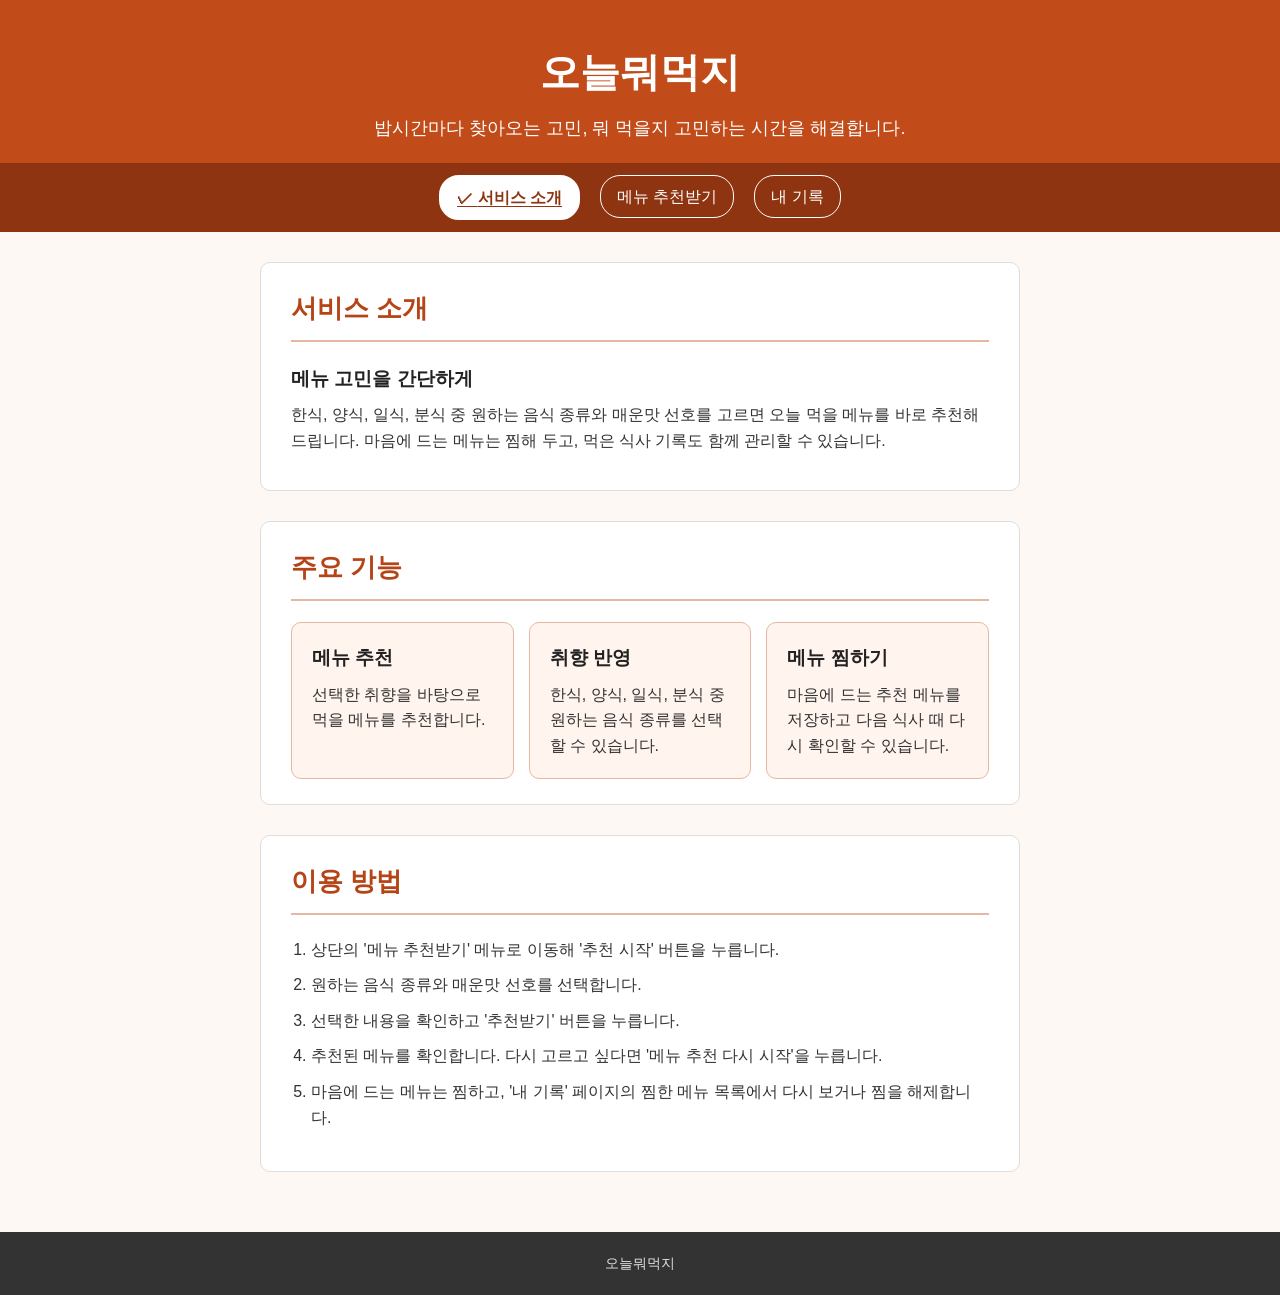
<file: index.html>
<!DOCTYPE html>
<html lang="ko">

<head>
    <meta charset="UTF-8" />
    <meta name="viewport" content="width=device-width, initial-scale=1.0">
    <title>오늘뭐먹지</title>
    <link rel="stylesheet" href="style.css">
</head>

<body>
<a href="#main-content" class="skip-link">본문 바로가기</a>

<!--
사용자: 매일 무엇을 먹을지 고민하는 사람
목적: 메뉴 고민 시간을 줄이고 간단하게 음식을 추천받기
핵심 행동: 취향에 맞는 메뉴를 추천받고, 마음에 드는 메뉴를 찜해 다시 보기
페이지 구성: 서비스 소개(index.html) → 메뉴 추천받기(recommend.html) → 내 기록(my.html)
-->

<header>
    <h1>오늘뭐먹지</h1>
    <p>밥시간마다 찾아오는 고민, 뭐 먹을지 고민하는 시간을 해결합니다.</p>
    <button type="button" id="menuButton" aria-controls="mainMenu" aria-expanded="false">메뉴 열기</button>
</header>

<nav aria-label="주요 메뉴">
    <ul id="mainMenu">
        <li><a href="index.html" aria-current="page">서비스 소개</a></li>
        <li><a href="recommend.html">메뉴 추천받기</a></li>
        <li><a href="my.html">내 기록</a></li>
    </ul>
</nav>

<main id="main-content" tabindex="-1">

    <section id="intro">
        <h2>서비스 소개</h2>

        <h3>메뉴 고민을 간단하게</h3>
        <p>한식, 양식, 일식, 분식 중 원하는 음식 종류와 매운맛 선호를 고르면 오늘 먹을 메뉴를 바로 추천해 드립니다. 마음에 드는 메뉴는 찜해 두고, 먹은 식사 기록도 함께 관리할 수 있습니다.</p>
    </section>

    <section id="features">
        <h2>주요 기능</h2>

        <ul>
            <li>
                <h3>메뉴 추천</h3>
                <p>선택한 취향을 바탕으로 먹을 메뉴를 추천합니다.</p>
            </li>

            <li>
                <h3>취향 반영</h3>
                <p>한식, 양식, 일식, 분식 중 원하는 음식 종류를 선택할 수 있습니다.</p>
            </li>

            <li>
                <h3>메뉴 찜하기</h3>
                <p>마음에 드는 추천 메뉴를 저장하고 다음 식사 때 다시 확인할 수 있습니다.</p>
            </li>
        </ul>
    </section>

    <section id="howto">
        <h2>이용 방법</h2>

        <ol>
            <li>상단의 '메뉴 추천받기' 메뉴로 이동해 '추천 시작' 버튼을 누릅니다.</li>
            <li>원하는 음식 종류와 매운맛 선호를 선택합니다.</li>
            <li>선택한 내용을 확인하고 '추천받기' 버튼을 누릅니다.</li>
            <li>추천된 메뉴를 확인합니다. 다시 고르고 싶다면 '메뉴 추천 다시 시작'을 누릅니다.</li>
            <li>마음에 드는 메뉴는 찜하고, '내 기록' 페이지의 찜한 메뉴 목록에서 다시 보거나 찜을 해제합니다.</li>
        </ol>
    </section>

</main>

<footer>
    <p>오늘뭐먹지</p>
</footer>

<script src="script.js"></script>

</body>

</html>
</file>
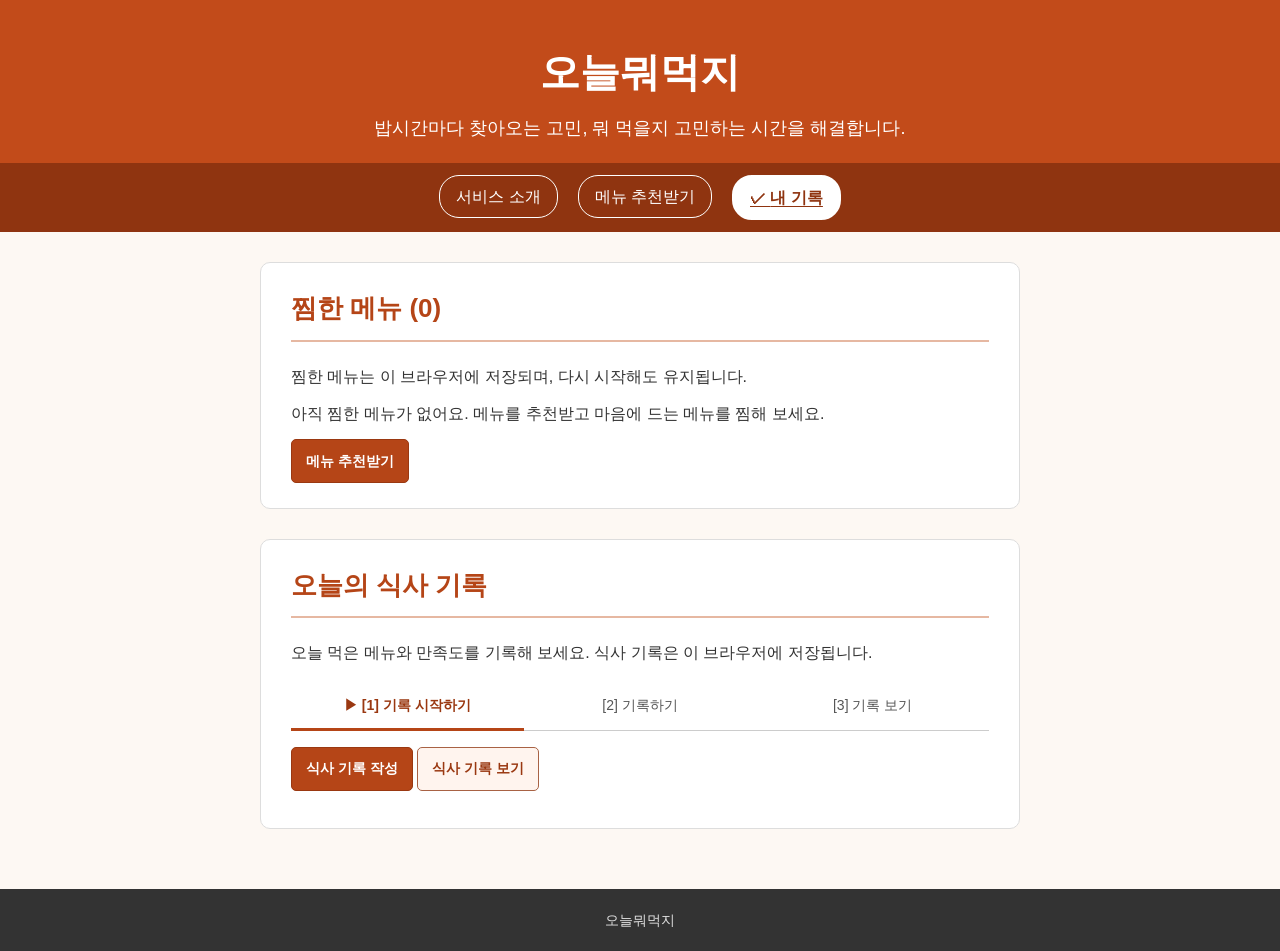
<file: my.html>
<!DOCTYPE html>
<html lang="ko">

<head>
    <meta charset="UTF-8" />
    <meta name="viewport" content="width=device-width, initial-scale=1.0">
    <title>내 기록 - 오늘뭐먹지</title>
    <link rel="stylesheet" href="style.css">
</head>

<body>
<a href="#main-content" class="skip-link">본문 바로가기</a>

<header>
    <h1>오늘뭐먹지</h1>
    <p>밥시간마다 찾아오는 고민, 뭐 먹을지 고민하는 시간을 해결합니다.</p>
    <button type="button" id="menuButton" aria-controls="mainMenu" aria-expanded="false">메뉴 열기</button>
</header>

<nav aria-label="주요 메뉴">
    <ul id="mainMenu">
        <li><a href="index.html">서비스 소개</a></li>
        <li><a href="recommend.html">메뉴 추천받기</a></li>
        <li><a href="my.html" aria-current="page">내 기록</a></li>
    </ul>
</nav>

<main id="main-content" tabindex="-1">

    <section id="favorites">
        <h2 id="favoritesTitle" tabindex="-1">찜한 메뉴 (<span id="favoriteCount">0</span>)</h2>
        <p>찜한 메뉴는 이 브라우저에 저장되며, 다시 시작해도 유지됩니다.</p>
        <p id="storageMessage" class="field-hint" role="alert" hidden></p>
        <p id="favoritesMessage" class="favorite-message" role="status"></p>

        <div id="emptyFavorites">
            <p>아직 찜한 메뉴가 없어요. 메뉴를 추천받고 마음에 드는 메뉴를 찜해 보세요.</p>
            <a href="recommend.html#input" id="emptyRecommendButton" class="button-link">메뉴 추천받기</a>
        </div>

        <ul id="favoriteList" class="favorite-list"></ul>

        <div id="favorite-detail" hidden>
            <h3 id="favoriteDetailTitle" tabindex="-1"></h3>
            <p>찜할 때 선택한 취향이에요.</p>
            <p id="favoriteDetailSummary" class="selection-summary"></p>
            <button type="button" id="backToFavoritesButton" class="secondary">찜한 메뉴 목록으로 돌아가기</button>
        </div>
    </section>

    <section id="meal-record">
        <h2>오늘의 식사 기록</h2>
        <p>오늘 먹은 메뉴와 만족도를 기록해 보세요. 식사 기록은 이 브라우저에 저장됩니다.</p>

        <ol class="steps meal-steps" aria-label="식사 기록 진행 단계">
            <li aria-current="step">[1] 기록 시작하기</li>
            <li>[2] 기록하기</li>
            <li>[3] 기록 보기</li>
        </ol>

        <button type="button" id="mealStartButton" aria-controls="meal-form" aria-expanded="false">식사 기록 작성</button>
        <button type="button" id="mealViewButton" class="secondary" aria-controls="mealRecordsPanel">식사 기록 보기</button>

        <form id="meal-form" novalidate hidden>
            <label for="mealName">먹은 메뉴 (필수)</label>
            <input type="text" id="mealName" name="mealName" maxlength="30" required aria-describedby="mealNameHelp mealNameStatus mealNameError">
            <p id="mealNameHelp">앞뒤 공백을 제외하고 2~30자로 입력해 주세요.</p>
            <p id="mealNameStatus" class="input-status" aria-live="polite" hidden></p>
            <p id="mealNameError" class="field-hint" hidden></p>

            <fieldset id="mealRating" class="rating-field" role="radiogroup" aria-describedby="mealRatingHelp mealRatingError">
                <legend>만족도 (필수)</legend>
                <div class="rating-options">
                    <label for="mealRatingGood"><input type="radio" id="mealRatingGood" name="mealRating" value="good" required>좋았어요</label>
                    <label for="mealRatingNormal"><input type="radio" id="mealRatingNormal" name="mealRating" value="normal" required>보통이에요</label>
                    <label for="mealRatingBad"><input type="radio" id="mealRatingBad" name="mealRating" value="bad" required>아쉬웠어요</label>
                </div>
                <p id="mealRatingHelp">오늘 식사가 어땠는지 하나 선택해 주세요.</p>
                <p id="mealRatingError" class="field-hint" hidden></p>
            </fieldset>

            <div id="mealReasonArea" hidden>
                <label for="mealReason">아쉬웠던 이유 (필수)</label>
                <textarea id="mealReason" name="mealReason" rows="3" maxlength="100" required disabled aria-describedby="mealReasonHelp mealReasonStatus mealReasonError"></textarea>
                <p id="mealReasonHelp">앞뒤 공백을 제외하고 10~100자로 입력해 주세요.</p>
                <p id="mealReasonStatus" class="input-status" aria-live="polite" hidden></p>
                <p id="mealReasonError" class="field-hint" hidden></p>
            </div>

            <div class="flow-buttons">
                <button type="submit" id="mealSubmitButton">식사 기록 저장</button>
                <button type="reset" id="mealResetButton" class="secondary">입력 초기화</button>
                <button type="button" id="mealCancelButton" class="secondary">작성 취소</button>
            </div>
        </form>
        <p id="mealMessage" class="favorite-message" role="status"></p>

        <div id="mealRecordsPanel" hidden>
            <h3 id="mealRecordsTitle" tabindex="-1">내 식사 기록</h3>
            <div class="filters" role="group" aria-label="만족도 필터">
                <button type="button" class="filter is-active" data-filter="all" aria-pressed="true">전체</button>
                <button type="button" class="filter" data-filter="good" aria-pressed="false">좋았어요</button>
                <button type="button" class="filter" data-filter="normal" aria-pressed="false">보통이에요</button>
                <button type="button" class="filter" data-filter="bad" aria-pressed="false">아쉬웠어요</button>
            </div>
            <p id="mealCount" role="status"></p>
            <p id="emptyMeals">아직 식사 기록이 없어요.</p>
            <ul id="mealRecords" class="favorite-list"></ul>
        </div>
    </section>

</main>

<footer>
    <p>오늘뭐먹지</p>
</footer>

<script src="script.js"></script>

</body>

</html>
</file>
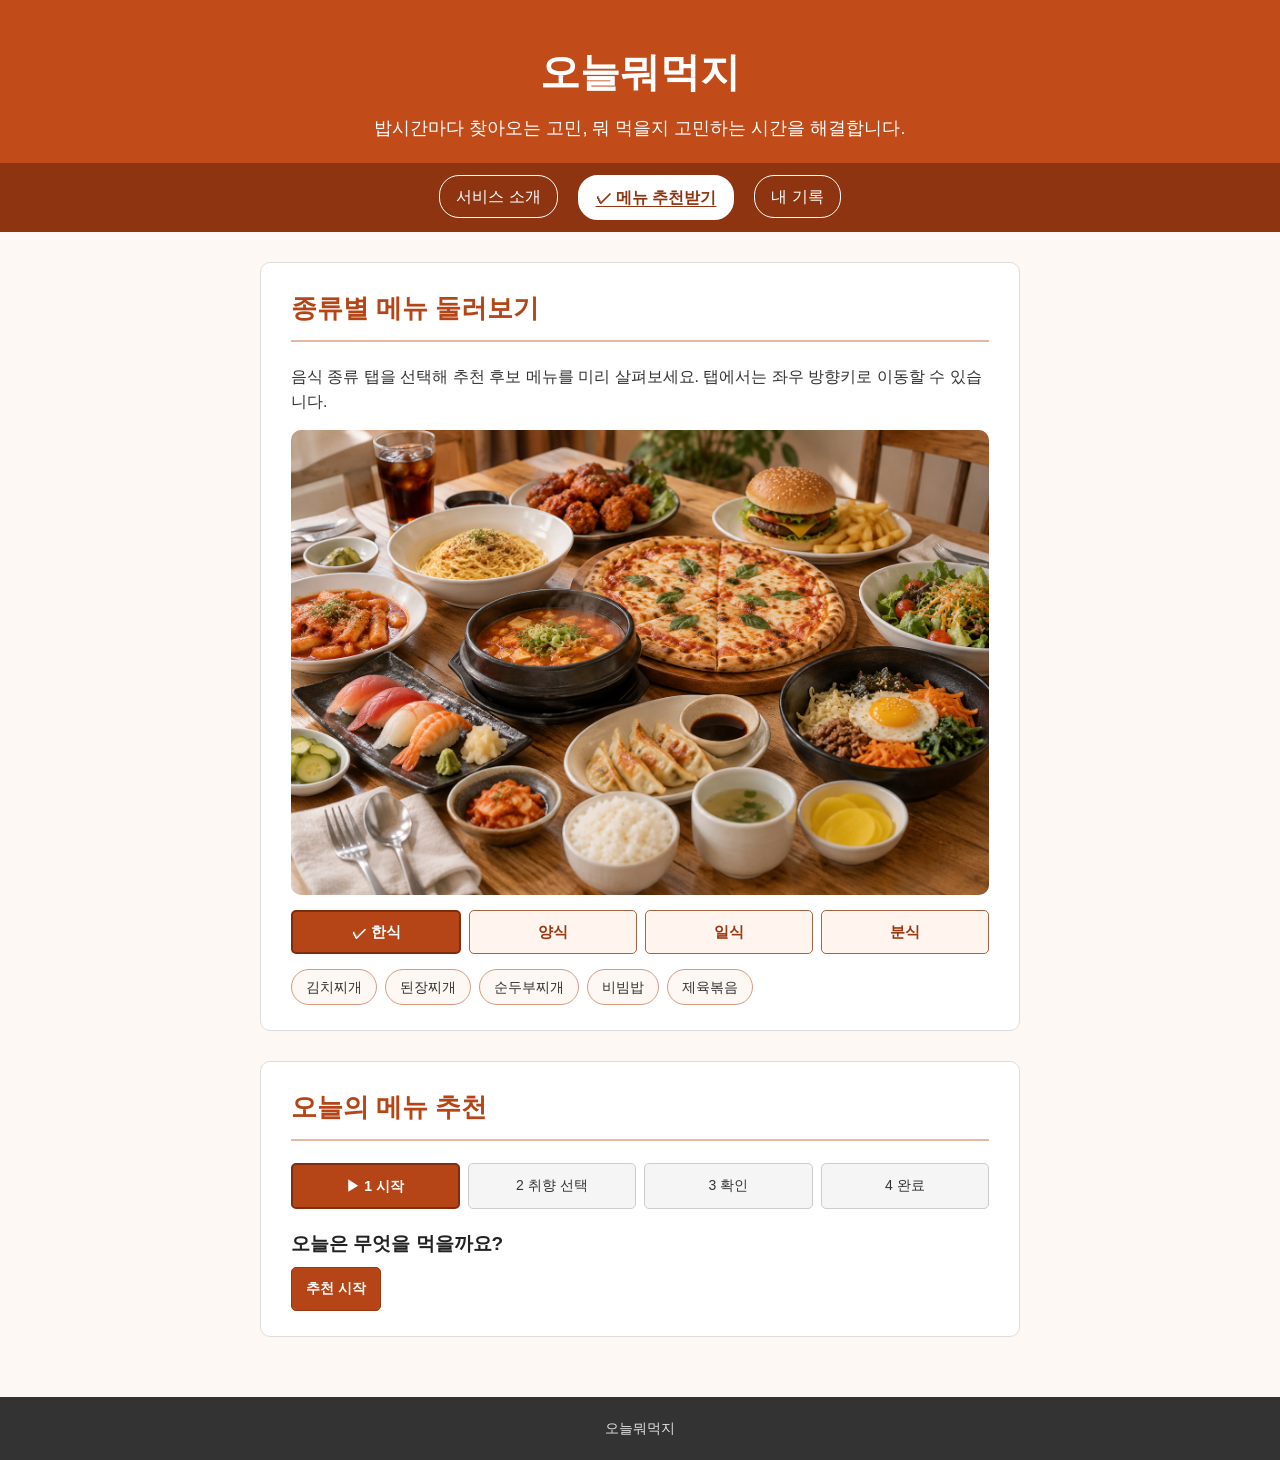
<file: recommend.html>
<!DOCTYPE html>
<html lang="ko">

<head>
    <meta charset="UTF-8" />
    <meta name="viewport" content="width=device-width, initial-scale=1.0">
    <title>메뉴 추천받기 - 오늘뭐먹지</title>
    <link rel="stylesheet" href="style.css">
</head>

<body>
<a href="#main-content" class="skip-link">본문 바로가기</a>

<header>
    <h1>오늘뭐먹지</h1>
    <p>밥시간마다 찾아오는 고민, 뭐 먹을지 고민하는 시간을 해결합니다.</p>
    <button type="button" id="menuButton" aria-controls="mainMenu" aria-expanded="false">메뉴 열기</button>
</header>

<nav aria-label="주요 메뉴">
    <ul id="mainMenu">
        <li><a href="index.html">서비스 소개</a></li>
        <li><a href="recommend.html" aria-current="page">메뉴 추천받기</a></li>
        <li><a href="my.html">내 기록</a></li>
    </ul>
</nav>

<main id="main-content" tabindex="-1">

    <section id="recommend">
        <h2>종류별 메뉴 둘러보기</h2>
        <p>음식 종류 탭을 선택해 추천 후보 메뉴를 미리 살펴보세요. 탭에서는 좌우 방향키로 이동할 수 있습니다.</p>

        <img src="assets/images/food.png" alt="한식(찌개·비빔밥), 양식(피자·파스타·햄버거), 일식(초밥), 분식(떡볶이) 등 종류별 대표 메뉴가 차려진 식탁">

        <div class="tabs" role="tablist" aria-label="음식 종류">
            <button type="button" id="tab-korean" class="tab is-active" role="tab" data-tab="korean" aria-selected="true" aria-controls="panel-korean" tabindex="0">한식</button>
            <button type="button" id="tab-western" class="tab" role="tab" data-tab="western" aria-selected="false" aria-controls="panel-western" tabindex="-1">양식</button>
            <button type="button" id="tab-japanese" class="tab" role="tab" data-tab="japanese" aria-selected="false" aria-controls="panel-japanese" tabindex="-1">일식</button>
            <button type="button" id="tab-snack" class="tab" role="tab" data-tab="snack" aria-selected="false" aria-controls="panel-snack" tabindex="-1">분식</button>
        </div>

        <div class="tab-panel" id="panel-korean" role="tabpanel" aria-labelledby="tab-korean">
            <ul class="menu-list">
                <li>김치찌개</li>
                <li>된장찌개</li>
                <li>순두부찌개</li>
                <li>비빔밥</li>
                <li>제육볶음</li>
            </ul>
        </div>

        <div class="tab-panel" id="panel-western" role="tabpanel" aria-labelledby="tab-western" hidden>
            <ul class="menu-list">
                <li>파스타</li>
                <li>피자</li>
                <li>햄버거</li>
                <li>돈가스</li>
                <li>오므라이스</li>
            </ul>
        </div>

        <div class="tab-panel" id="panel-japanese" role="tabpanel" aria-labelledby="tab-japanese" hidden>
            <ul class="menu-list">
                <li>초밥</li>
                <li>우동</li>
                <li>소바</li>
                <li>규동</li>
                <li>매운 라멘</li>
            </ul>
        </div>

        <div class="tab-panel" id="panel-snack" role="tabpanel" aria-labelledby="tab-snack" hidden>
            <ul class="menu-list">
                <li>떡볶이</li>
                <li>김밥</li>
                <li>라면</li>
                <li>순대</li>
                <li>튀김</li>
            </ul>
        </div>
    </section>

    <section id="input">
        <h2>오늘의 메뉴 추천</h2>

        <ol class="steps" aria-label="메뉴 추천 진행 단계">
            <li aria-current="step">1 시작</li>
            <li>2 취향 선택</li>
            <li>3 확인</li>
            <li>4 완료</li>
        </ol>

        <div class="flow-panel" id="step-start">
            <h3 tabindex="-1">오늘은 무엇을 먹을까요?</h3>
            <button type="button" id="startButton">추천 시작</button>
        </div>

        <div class="flow-panel" id="step-select" hidden>
            <h3 tabindex="-1">어떤 음식이 좋으세요?</h3>
            <form id="recommend-form" novalidate>
                <label for="category">음식 종류 (필수)</label>
                <select id="category" name="category" aria-describedby="categoryHint" required>
                    <option value="">음식 종류를 선택해 주세요</option>
                    <option value="all">상관없음</option>
                    <option value="korean">한식</option>
                    <option value="western">양식</option>
                    <option value="japanese">일식</option>
                    <option value="snack">분식</option>
                </select>
                <p id="categoryHint" class="field-hint" hidden></p>

                <label for="spicy">매운맛 선호 (필수)</label>
                <select id="spicy" name="spicy" aria-describedby="spicyHint" required>
                    <option value="">매운맛 선호를 선택해 주세요</option>
                    <option value="all">상관없음</option>
                    <option value="mild">매운 음식 제외</option>
                    <option value="hot">매운 음식 선호</option>
                </select>
                <p id="spicyHint" class="field-hint" hidden></p>

                <div class="flow-buttons">
                    <button type="button" id="previousButton" class="secondary">시작 화면으로</button>
                    <button type="submit">선택 내용 확인</button>
                </div>
            </form>
        </div>

        <div class="flow-panel" id="step-confirm" hidden>
            <h3 tabindex="-1">선택한 취향을 확인해 주세요</h3>
            <dl class="selection-summary">
                <dt>음식 종류</dt>
                <dd id="categorySummary"></dd>
                <dt>매운맛 선호</dt>
                <dd id="spicySummary"></dd>
            </dl>
            <p id="noResultMessage" class="field-hint" role="alert" hidden>[오류] 선택한 조건에 맞는 메뉴가 없어요. '취향 다시 선택' 버튼을 눌러 음식 종류나 매운맛 선호를 바꿔 주세요.</p>
            <div class="flow-buttons">
                <button type="button" id="editButton" class="secondary">취향 다시 선택</button>
                <button type="button" id="recommendButton">추천받기</button>
            </div>
        </div>

        <div class="flow-panel" id="step-complete" hidden>
            <h3 tabindex="-1">메뉴 추천이 완료되었어요!</h3>
            <p id="completedSummary"></p>
            <p id="recommendMessage" class="is-success"></p>
            <div class="flow-buttons">
                <button type="button" id="favoriteButton">이 메뉴 찜하기</button>
                <a href="my.html#favorites" id="viewFavoritesButton" class="button-link secondary">찜한 메뉴 보기</a>
            </div>
            <p id="favoriteMessage" class="favorite-message" role="status"></p>
            <p id="storageMessage" class="field-hint" role="alert" hidden></p>
            <form id="email-form" novalidate>
                <p>기록한 취향에 맞게 메뉴를 계속 추천해 드릴까요?</p>
                <label for="email">추천 메뉴를 받을 이메일 주소 (필수)</label>
                <input
                    type="email"
                    id="email"
                    name="email"
                    placeholder="예: name@example.com"
                    autocomplete="email"
                    pattern="[^@\s]+@[^@\s]+\.[^@\s]+"
                    aria-describedby="emailHint"
                    required
                >
                <p id="emailHint" aria-live="polite" hidden></p>
                <button id="emailButton" type="submit">이메일로 추천받기</button>
                <p id="emailMessage" role="status"></p>
            </form>
            <button type="button" id="restartButton">메뉴 추천 다시 시작</button>
        </div>
    </section>

</main>

<footer>
    <p>오늘뭐먹지</p>
</footer>

<script src="script.js"></script>

</body>

</html>
</file>
<file: style.css>
/* 기본 설정 */
[hidden] {
    display: none !important;
}

body {
    margin: 0;
    background-color: #fdf8f3;
    color: #333333;
    font-family: "Malgun Gothic", sans-serif;
    font-size: 16px;
    line-height: 1.6;
}

/* 본문 바로가기 링크 */
.skip-link {
    position: absolute;
    left: 12px;
    top: -100px;
    z-index: 1000;
    padding: 10px 16px;
    background-color: #1a1a1a;
    color: #ffffff;
    font-weight: bold;
    text-decoration: none;
    border-radius: 6px;
}

.skip-link:focus,
.skip-link:focus-visible {
    top: 12px;
    outline: 3px solid #ffeb3b;
    outline-offset: 2px;
}

/* 공통 키보드 초점 표시 */
a:focus-visible,
button:focus-visible,
input:focus-visible,
textarea:focus-visible,
select:focus-visible,
[tabindex="-1"]:focus-visible {
    outline: 3px solid #1a1a1a;
    outline-offset: 2px;
}

/* 헤더 */
header {
    background-color: #c24b1a;
    color: #ffffff;
    padding: 40px 20px 20px;
    text-align: center;
}

header h1 {
    margin: 0 0 10px;
    font-size: 40px;
}

header p {
    margin: 0;
    font-size: 18px;
}

/* 메뉴 열기·닫기 버튼은 좁은 화면에서만 표시 */
#menuButton {
    display: none;
    color: #ffffff;
    background-color: transparent;
    border: 2px solid #ffffff;
}

#menuButton:hover {
    background-color: #8f3410;
}

header button:focus-visible,
header a:focus-visible {
    outline: 3px solid #ffffff;
    outline-offset: 2px;
}

/* 주요 메뉴 */
nav {
    background-color: #8f3410;
    padding: 12px 20px;
}

nav ul {
    display: flex;
    justify-content: center;
    flex-wrap: wrap;
    gap: 10px;
    margin: 0;
    padding: 0;
    list-style: none;
}

nav a {
    display: inline-block;
    margin: 0 5px;
    padding: 8px 16px;
    color: #ffffff;
    text-decoration: none;
    border: 1px solid #ffffff;
    border-radius: 20px;
}

nav a:hover {
    background-color: #ffeadf;
    color: #8f3410;
}

nav a:focus-visible {
    outline: 3px solid #ffeb3b;
    outline-offset: 2px;
}

/* 현재 위치 메뉴: 색상 외 기호·밑줄·굵은 테두리로 구분 */
nav a[aria-current="page"] {
    background-color: #ffffff;
    color: #8f3410;
    font-weight: bold;
    border: 2px solid #ffffff;
    text-decoration: underline;
    text-underline-offset: 3px;
}

nav a[aria-current="page"]::before {
    content: "✓ ";
}

/* 본문 영역 */
main {
    box-sizing: border-box;
    width: 100%;
    max-width: 800px;
    margin: 0 auto;
    padding: 30px 20px;
}

section {
    background-color: #ffffff;
    margin-bottom: 30px;
    padding: 25px 30px;
    border: 1px solid #dddddd;
    border-radius: 10px;
}

h2 {
    margin-top: 0;
    padding-bottom: 10px;
    font-size: 26px;
    color: #b54517;
    border-bottom: 2px solid #e6b8a2;
}

h3 {
    margin: 20px 0 8px;
    font-size: 19px;
    color: #222222;
}

h4 {
    margin: 0 0 8px;
    font-size: 18px;
    color: #222222;
}

p {
    margin: 0 0 12px;
}

/* 주요 기능 */
#features ul {
    display: grid;
    grid-template-columns: repeat(3, 1fr);
    gap: 15px;
    list-style: none;
    padding: 0;
    margin: 0;
}

#features li {
    background-color: #fff4ee;
    padding: 20px;
    border: 1px solid #e6b8a2;
    border-radius: 10px;
    color: #333333;
    transition: background-color 0.2s, transform 0.2s;
}

#features li:hover {
    background-color: #ffeadf;
    transform: translateY(-2px);
}

#features li h3 {
    margin-top: 0;
}

#features li p {
    margin: 0;
}

/* 이용 방법 */
#howto ol {
    padding-left: 20px;
}

#howto li {
    margin-bottom: 10px;
}

/* 메뉴 추천 */
#recommend img {
    display: block;
    width: 100%;
    max-width: 100%;
    height: auto;
    margin: 15px 0;
    border-radius: 10px;
}

/* 메뉴 탭 */
.tabs {
    display: flex;
    gap: 8px;
    margin-bottom: 15px;
}

.tab {
    flex: 1;
    width: auto;
    margin: 0;
    padding: 10px;
    font-size: 15px;
    color: #9a3811;
    background-color: #fff4ee;
    border: 1px solid #a86244;
}

.tab:not(:disabled):hover {
    background-color: #ffeadf;
    color: #8f3410;
}

.tab:not(:disabled):active {
    background-color: #f5d5c6;
    color: #7f2d0d;
}

.tab.is-active {
    color: #ffffff;
    background-color: #b54517;
    border: 2px solid #7f2d0d;
    font-weight: bold;
}

.tab.is-active:not(:disabled):hover {
    color: #ffffff;
    background-color: #9a3811;
}

.tab.is-active:not(:disabled):active {
    color: #ffffff;
    background-color: #7f2d0d;
}

.tab.is-active::before {
    content: "✓";
    margin-right: 4px;
}

/* 식사 기록 만족도 필터 */
.filters {
    display: flex;
    flex-wrap: wrap;
    gap: 8px;
    margin-bottom: 15px;
}

.filter {
    flex: 1;
    width: auto;
    margin: 0;
    color: #9a3811;
    background-color: #fff4ee;
    border: 1px solid #a86244;
}

.filter:not(:disabled):hover {
    background-color: #ffeadf;
    color: #8f3410;
}

.filter:not(:disabled):active {
    background-color: #f5d5c6;
    color: #7f2d0d;
}

.filter.is-active {
    color: #ffffff;
    background-color: #b54517;
    border: 2px solid #7f2d0d;
    font-weight: bold;
}

.filter.is-active:not(:disabled):hover {
    color: #ffffff;
    background-color: #9a3811;
}

.filter.is-active:not(:disabled):active {
    color: #ffffff;
    background-color: #7f2d0d;
}

.filter.is-active::before {
    content: "✓";
    margin-right: 4px;
}

.menu-list {
    display: flex;
    flex-wrap: wrap;
    gap: 8px;
    list-style: none;
    padding: 0;
    margin: 0;
}

.menu-list li {
    padding: 6px 14px;
    font-size: 14px;
    color: #333333;
    background-color: #fdf8f3;
    border: 1px solid #d49a80;
    border-radius: 20px;
}

/* 음식 입력 */
label {
    display: block;
    margin-bottom: 8px;
    font-weight: bold;
    color: #222222;
}

input,
textarea,
select {
    min-height: 44px;
    box-sizing: border-box;
    width: 100%;
    margin-bottom: 12px;
    padding: 7px 10px;
    font-size: 14px;
    color: #222222;
    background-color: #ffffff;
    border: 1px solid #767676;
    border-radius: 5px;
}

input:focus-visible,
textarea:focus-visible,
select:focus-visible {
    border-color: #1a1a1a;
}

button,
.button-link {
    display: inline-flex;
    align-items: center;
    justify-content: center;
    box-sizing: border-box;
    min-height: 44px;
    padding: 7px 14px;
    font-family: inherit;
    font-size: 14px;
    font-weight: bold;
    color: #ffffff;
    background-color: #b54517;
    border: 1px solid #9a3811;
    border-radius: 5px;
    text-decoration: none;
    cursor: pointer;
    transition: background-color 0.2s, transform 0.1s;
}

button:hover,
.button-link:hover {
    background-color: #9a3811;
}

button:active,
.button-link:active {
    background-color: #7f2d0d;
    transform: translateY(1px);
}

button:disabled {
    color: #4a4a4a;
    background-color: #e0e0e0;
    border-color: #999999;
    cursor: not-allowed;
    transform: none;
}

/* 안내 문구 */
#recommendMessage {
    margin: 15px 0 0;
    padding: 12px 15px;
    border-radius: 8px;
    background-color: #f5f5f5;
    color: #333333;
    overflow-wrap: anywhere;
}

#recommendMessage.is-success {
    background-color: #fff4ee;
    color: #9a3811;
    border: 1px solid #d49a80;
    font-weight: bold;
}

/* 추천 진행 단계와 선택 확인 */
.steps {
    display: grid;
    grid-template-columns: repeat(4, 1fr);
    gap: 8px;
    padding: 0;
    list-style: none;
}

.steps li {
    padding: 10px 4px;
    border: 1px solid #cccccc;
    border-radius: 5px;
    background-color: #f5f5f5;
    color: #333333;
    text-align: center;
    font-size: 14px;
}

.steps li[aria-current="step"] {
    background-color: #b54517;
    color: #ffffff;
    border: 2px solid #7f2d0d;
    font-weight: bold;
}

.steps li[aria-current="step"]::before {
    content: "▶ ";
}

.flow-buttons {
    display: flex;
    flex-wrap: wrap;
    gap: 10px;
    margin-top: 20px;
}

.secondary {
    color: #9a3811;
    background-color: #fff4ee;
    border: 1px solid #a86244;
}

.secondary:not(:disabled):hover,
.button-link.secondary:hover {
    background-color: #ffeadf;
    color: #8f3410;
}

.secondary:not(:disabled):active,
.button-link.secondary:active {
    background-color: #f5d5c6;
    color: #7f2d0d;
}

.secondary:disabled {
    color: #4a4a4a;
    background-color: #e0e0e0;
    border-color: #999999;
}

.ghost {
    color: #9a3811;
    background-color: transparent;
    border-color: transparent;
    font-weight: bold;
}

.ghost:not(:disabled):hover {
    background-color: #ffeadf;
    color: #8f3410;
}

.ghost:not(:disabled):active {
    background-color: #f5d5c6;
    color: #7f2d0d;
}

.ghost:disabled {
    color: #555555;
    background-color: transparent;
    border-color: transparent;
}

.field-hint {
    margin: -4px 0 15px;
    color: #b71c1c;
    font-size: 14px;
    font-weight: bold;
}

input.is-invalid,
textarea.is-invalid,
select.is-invalid {
    border: 2px solid #b71c1c;
    background-color: #fff5f5;
}

.selection-summary {
    padding: 15px;
    background-color: #fff4ee;
    border: 1px solid #e6b8a2;
    border-radius: 8px;
}

.selection-summary dt {
    font-weight: bold;
    color: #222222;
}

.selection-summary dd {
    margin: 0 0 10px;
}

#restartButton {
    margin-top: 20px;
}

/* 찜한 메뉴 목록과 저장 결과 */
.favorite-list {
    padding: 0;
    margin: 0;
    list-style: none;
}

.favorite-list li {
    margin-top: 15px;
    padding: 15px;
    background-color: #fff4ee;
    border: 1px solid #d49a80;
    border-radius: 8px;
    overflow-wrap: anywhere;
}

.favorite-list h3,
.favorite-list h4 {
    margin-top: 0;
}

.favorite-message {
    margin-top: 12px;
    color: #9a3811;
    font-weight: bold;
    overflow-wrap: anywhere;
}

.favorite-message.is-error,
#emailMessage.is-error {
    padding: 10px 12px;
    border: 1px solid #b71c1c;
    border-radius: 6px;
    background-color: #fff5f5;
    color: #b71c1c;
    font-weight: bold;
}

.favorite-message.is-success,
#emailMessage.is-success {
    padding: 10px 12px;
    border: 1px solid #1b5e20;
    border-radius: 6px;
    background-color: #edf7ef;
    color: #1b5e20;
    font-weight: bold;
}

#favorite-detail {
    padding: 15px;
    background-color: #fdf8f3;
    border: 1px solid #d49a80;
    border-radius: 8px;
}

/* 푸터 */
footer {
    background-color: #333333;
    color: #e0e0e0;
    padding: 20px;
    text-align: center;
    font-size: 14px;
}

footer p {
    margin: 0;
}

/* 모바일 화면 */
@media (max-width: 768px) {
    header {
        padding: 30px 15px 15px;
    }

    header h1 {
        font-size: 30px;
    }

    header p {
        font-size: 16px;
    }

    #menuButton {
        display: inline-flex;
        width: 100%;
        margin-top: 15px;
    }

    nav {
        padding: 0 15px;
    }

    /* 좁은 화면에서는 버튼을 눌렀을 때만 메뉴를 세로로 표시 */
    nav ul {
        display: none;
    }

    nav ul.is-open {
        display: flex;
        flex-direction: column;
        gap: 8px;
        padding: 12px 0;
    }

    nav a {
        display: block;
        margin: 0;
    }

    main {
        padding: 20px 15px;
    }

    section {
        margin-bottom: 20px;
        padding: 20px;
    }

    h2 {
        font-size: 22px;
    }

    h3 {
        font-size: 17px;
    }

    #features ul {
        grid-template-columns: 1fr;
    }

    .filter {
        flex-basis: 40%;
    }

    select {
        width: 100%;
        padding: 10px;
        font-size: 16px;
    }

    button,
    .button-link {
        width: 100%;
        margin-top: 10px;
        padding: 10px;
        font-size: 16px;
    }

    .tab,
    .filter {
        margin-top: 0;
    }
}

@media (max-width: 480px) {
    .steps {
        grid-template-columns: repeat(2, 1fr);
    }

    .flow-buttons {
        flex-direction: column;
        gap: 0;
    }
}

/* 완료 후 이메일 추천 신청 */
#email-form {
    margin-top: 25px;
    padding-top: 20px;
    border-top: 1px solid #d49a80;
}

#emailHint {
    margin: -4px 0 12px;
    color: #555555;
    font-size: 14px;
}

#emailHint.is-invalid {
    color: #b71c1c;
    font-weight: bold;
}

#emailMessage {
    margin-top: 12px;
    color: #9a3811;
    overflow-wrap: anywhere;
}

/* 오늘의 식사 기록 */
#mealRecords {
    display: grid;
    grid-template-columns: repeat(3, minmax(0, 1fr));
    gap: 15px;
}

#mealRecords li {
    min-width: 0;
    margin-top: 0;
}

@media (max-width: 768px) {
    #mealRecords {
        grid-template-columns: repeat(2, minmax(0, 1fr));
        gap: 10px;
    }

    #mealRecords li {
        padding: 12px;
    }
}

.meal-steps {
    grid-template-columns: repeat(3, 1fr);
    gap: 0;
    border-bottom: 1px solid #cccccc;
}

.meal-steps li {
    margin-bottom: -1px;
    padding: 12px 4px;
    border: 0;
    border-bottom: 3px solid transparent;
    border-radius: 0;
    background-color: transparent;
    color: #555555;
}

.meal-steps li[aria-current="step"] {
    border: 0;
    border-bottom: 3px solid #b54517;
    background-color: transparent;
    color: #9a3811;
    font-weight: bold;
}

textarea {
    font-family: inherit;
    resize: vertical;
}

#mealNameHelp,
#mealRatingHelp,
#mealReasonHelp {
    color: #555555;
    font-size: 14px;
}

.rating-field {
    min-width: 0;
    margin: 20px 0;
    padding: 0;
    border: 0;
}

.rating-field legend {
    margin-bottom: 8px;
    padding: 0;
    font-weight: bold;
    color: #222222;
}

.rating-options {
    display: flex;
    flex-wrap: wrap;
    gap: 8px;
    margin-bottom: 10px;
}

.rating-options label {
    display: flex;
    align-items: center;
    gap: 8px;
    min-height: 44px;
    margin: 0;
    padding: 0 12px;
    border: 1px solid #767676;
    border-radius: 5px;
    font-size: 14px;
    cursor: pointer;
}

.rating-options label:has(input:checked) {
    color: #9a3811;
    background-color: #fff4ee;
    border: 2px solid #b54517;
    font-weight: bold;
}

.rating-options label:has(input:focus-visible) {
    outline: 3px solid #1a1a1a;
    outline-offset: 2px;
}

@supports selector(:has(*)) {
    .rating-options input:focus-visible {
        outline: none;
    }
}

.rating-options input {
    width: 16px;
    height: 16px;
    min-height: 0;
    margin: 0;
    padding: 0;
    accent-color: #b54517;
}

.rating-field.is-invalid .rating-options label {
    border: 2px solid #b71c1c;
    background-color: #fff5f5;
}

.input-status {
    width: fit-content;
    margin: -4px 0 12px auto;
    padding: 3px 10px;
    color: #4a4a4a;
    background-color: #eeeeee;
    border: 1px solid #bdbdbd;
    border-radius: 20px;
    font-size: 12px;
}

.input-status.is-complete {
    color: #1b5e20;
    background-color: #edf7ef;
    border-color: #1b5e20;
    font-weight: bold;
}
</file>
